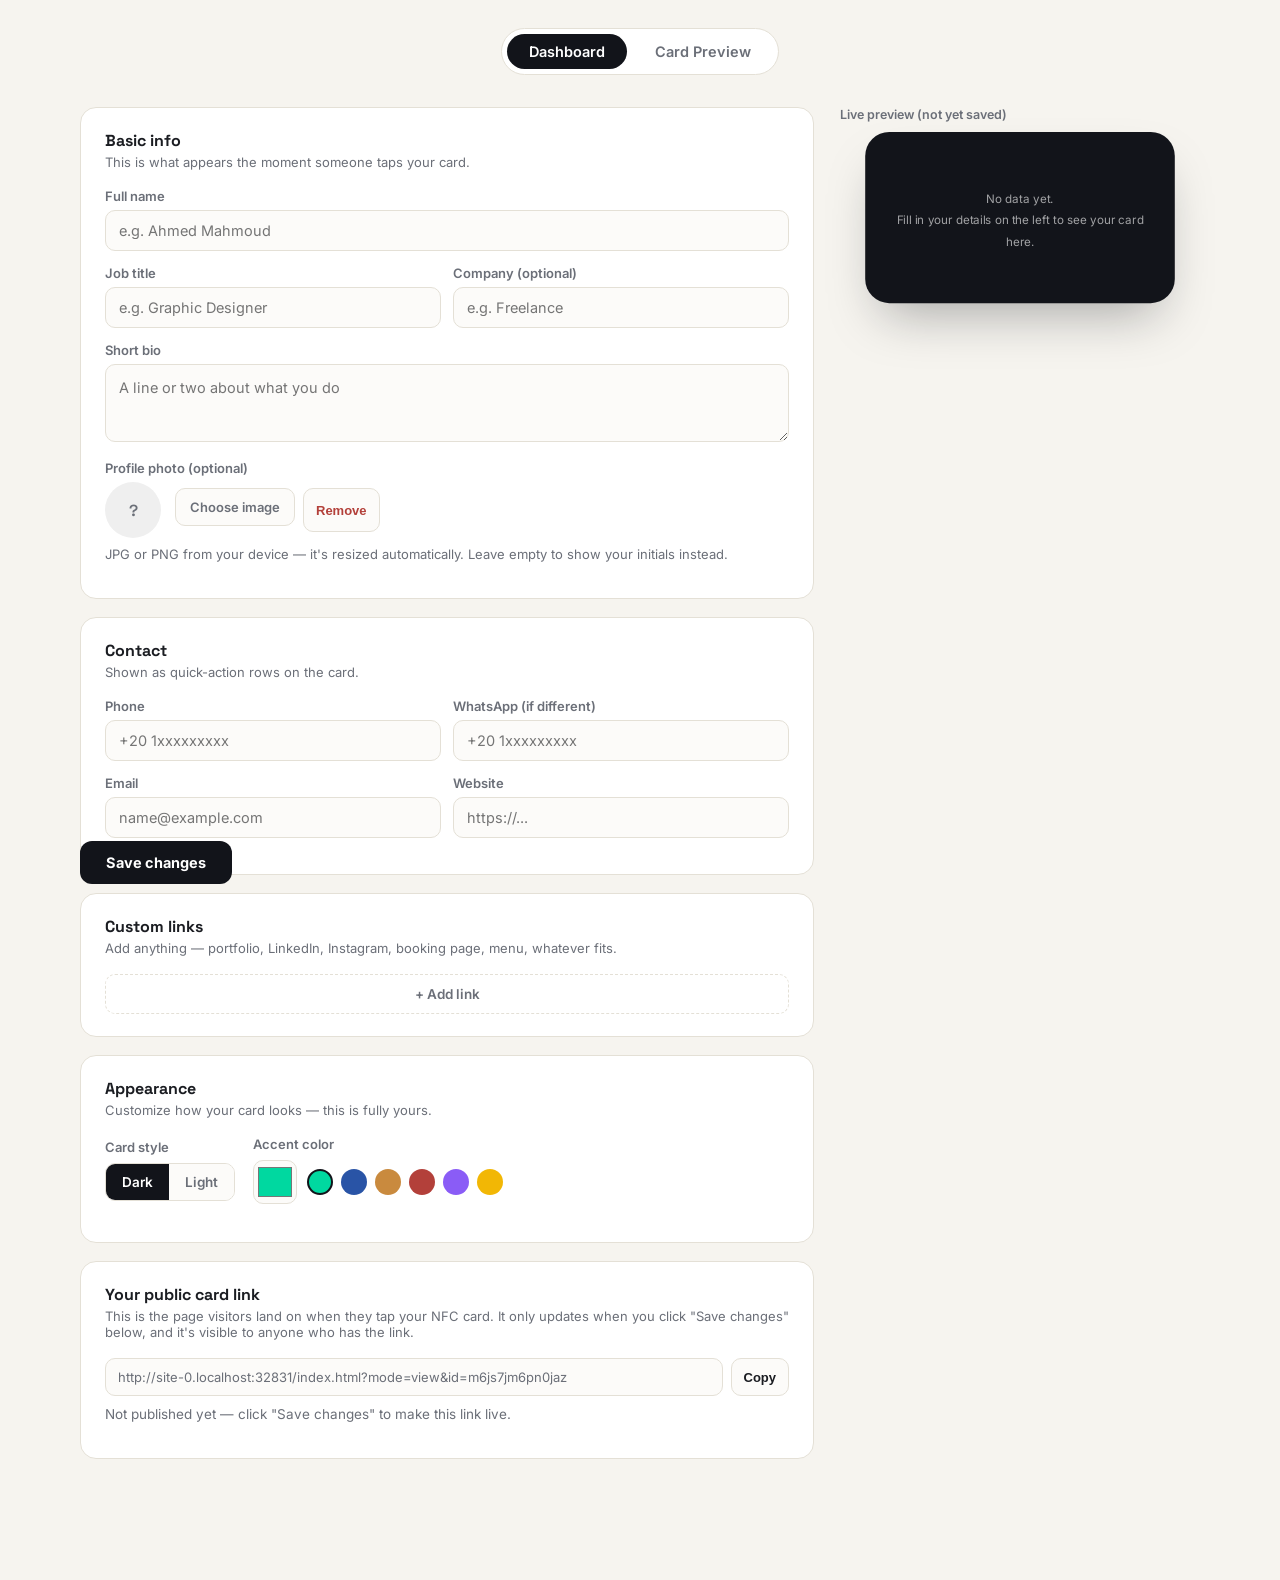
<file: index.html>
<!DOCTYPE html>
<html lang="en">
<head>
<meta charset="UTF-8">
<meta name="viewport" content="width=device-width, initial-scale=1.0">
<title>NFC Card — Dashboard</title>
<link rel="preconnect" href="https://fonts.googleapis.com">
<link href="https://fonts.googleapis.com/css2?family=Space+Grotesk:wght@500;600;700&family=Inter:wght@400;500;600;700&display=swap" rel="stylesheet">
<style>
  :root{
    --paper:#F6F4EF;
    --paper-surface:#FFFFFF;
    --paper-line:#E4E0D6;
    --text:#1B1D22;
    --text-dim:#6B6F78;
    --accent:#00D8A0;
    --radius:16px;
  }
  *{box-sizing:border-box;}
  html,body{margin:0;padding:0;}
  body{background:var(--paper);color:var(--text);font-family:'Inter',sans-serif;min-height:100vh;}
  .display{font-family:'Space Grotesk','Inter',sans-serif;}

  .app-shell{max-width:1160px;margin:0 auto;padding:28px 20px 60px;}

  .top-tabs{display:flex;gap:6px;background:var(--paper-surface);border:1px solid var(--paper-line);
    padding:5px;border-radius:999px;width:fit-content;margin:0 auto 32px;}
  .top-tabs button{border:none;background:transparent;padding:9px 22px;border-radius:999px;
    font-family:inherit;font-size:14.5px;font-weight:600;color:var(--text-dim);cursor:pointer;
    transition:background .18s ease,color .18s ease;}
  .top-tabs button.active{background:#12141A;color:#fff;}

  .view{display:none;}
  #view-card.active{display:flex;justify-content:center;}
  #view-dash.active{display:grid;grid-template-columns:1fr 360px;gap:26px;align-items:start;}
  @media(max-width:860px){#view-dash.active{grid-template-columns:1fr;}}

  /* ---------- FORM PANELS ---------- */
  .panel{background:var(--paper-surface);border:1px solid var(--paper-line);border-radius:var(--radius);
    padding:22px 24px;margin-bottom:18px;}
  .panel-head{display:flex;align-items:center;justify-content:space-between;margin-bottom:4px;}
  .panel h3{font-family:'Space Grotesk';font-size:16px;margin:0 0 3px;}
  .panel .hint{font-size:13px;color:var(--text-dim);margin:0 0 18px;}

  .field{margin-bottom:14px;}
  .field label{display:block;font-size:13px;font-weight:600;color:var(--text-dim);margin-bottom:6px;}
  .field input,.field textarea,.field select{width:100%;border:1px solid var(--paper-line);border-radius:10px;
    padding:11px 13px;font-family:inherit;font-size:14.5px;color:var(--text);background:#FCFBF9;}
  .field input:focus,.field textarea:focus,.field select:focus{outline:2px solid var(--accent);outline-offset:1px;}
  .field textarea{resize:vertical;min-height:78px;line-height:1.6;}
  .two-col{display:grid;grid-template-columns:1fr 1fr;gap:12px;}
  @media(max-width:520px){.two-col{grid-template-columns:1fr;}}

  /* avatar upload */
  .avatar-upload-row{display:flex;align-items:center;gap:14px;flex-wrap:wrap;}
  .avatar-thumb{width:56px;height:56px;border-radius:50%;background-color:#12141A11;background-size:cover;
    background-position:center;display:flex;align-items:center;justify-content:center;font-family:'Space Grotesk';
    font-weight:600;font-size:16px;color:var(--text-dim);flex-shrink:0;}
  .avatar-upload-actions{display:flex;gap:8px;flex-wrap:wrap;}
  .btn-file{display:inline-block;border:1px solid var(--paper-line);background:#FCFBF9;border-radius:10px;
    padding:10px 14px;font-family:inherit;font-size:13px;font-weight:600;color:var(--text);cursor:pointer;}
  .btn-file:hover{border-color:#12141A;}

  /* theme controls */
  .theme-row{display:flex;gap:18px;align-items:center;flex-wrap:wrap;}
  .swatch-input{display:flex;align-items:center;gap:10px;}
  .swatch-input input[type=color]{width:44px;height:44px;border:1px solid var(--paper-line);border-radius:10px;
    padding:2px;background:#FCFBF9;cursor:pointer;}
  .mode-toggle{display:flex;border:1px solid var(--paper-line);border-radius:10px;overflow:hidden;}
  .mode-toggle button{border:none;background:#FCFBF9;padding:10px 16px;font-family:inherit;font-size:13.5px;
    font-weight:600;color:var(--text-dim);cursor:pointer;}
  .mode-toggle button.active{background:#12141A;color:#fff;}
  .preset-swatches{display:flex;gap:8px;}
  .preset-swatch{width:26px;height:26px;border-radius:50%;border:2px solid transparent;cursor:pointer;}
  .preset-swatch.selected{border-color:#12141A;}

  /* dynamic link rows */
  .link-row{display:grid;grid-template-columns:1fr 1.4fr auto;gap:8px;margin-bottom:10px;align-items:center;}
  @media(max-width:520px){.link-row{grid-template-columns:1fr;}}
  .link-row input{width:100%;border:1px solid var(--paper-line);border-radius:10px;padding:10px 12px;
    font-family:inherit;font-size:14px;background:#FCFBF9;}
  .icon-btn{border:1px solid var(--paper-line);background:#FCFBF9;border-radius:10px;padding:10px 12px;
    cursor:pointer;font-size:13px;color:#B3403A;font-weight:600;}
  .add-link-btn{border:1px dashed var(--paper-line);background:transparent;border-radius:10px;
    padding:11px;width:100%;font-family:inherit;font-size:13.5px;font-weight:600;color:var(--text-dim);cursor:pointer;}
  .add-link-btn:hover{border-color:#12141A;color:#12141A;}

  /* share link panel */
  .share-link-row{display:flex;gap:8px;}
  .share-link-row input{flex:1;border:1px solid var(--paper-line);border-radius:10px;padding:10px 12px;
    font-family:inherit;font-size:13px;background:#FCFBF9;color:var(--text-dim);}
  .share-link-row .icon-btn{color:var(--text);white-space:nowrap;}

  .save-bar{display:flex;align-items:center;gap:12px;position:sticky;bottom:16px;}
  .btn-primary{background:#12141A;color:#fff;border:none;padding:13px 26px;border-radius:12px;
    font-family:inherit;font-size:14.5px;font-weight:700;cursor:pointer;}
  .btn-primary:disabled{opacity:.6;cursor:default;}
  .status-msg{font-size:13.5px;color:var(--text-dim);}
  .status-msg.ok{color:#0E8F63;font-weight:600;}
  .status-msg.warn{color:#B3403A;font-weight:600;}

  .preview-wrap{position:sticky;top:20px;}
  .preview-label{font-size:12.5px;font-weight:600;color:var(--text-dim);margin-bottom:10px;}
  .preview-shell{transform:scale(0.86);transform-origin:top center;}

  /* ---------- CARD (rendered, theme-driven) ---------- */
  .phone-frame{width:100%;max-width:400px;border-radius:28px;padding:36px 26px 30px;position:relative;
    overflow:hidden;box-shadow:0 30px 60px -20px rgba(18,20,26,0.35);}
  .phone-frame.mode-dark{background:#12141A;color:#fff;}
  .phone-frame.mode-light{background:#FFFFFF;color:#1B1D22;border:1px solid #E4E0D6;}

  .signal-row{display:flex;align-items:center;gap:8px;font-size:12.5px;font-weight:600;margin-bottom:28px;
    opacity:0;animation:fadein .5s ease forwards .15s;}
  .signal-dot{width:7px;height:7px;border-radius:50%;animation:pulse 1.8s ease-out 1;}
  @keyframes pulse{0%{box-shadow:0 0 0 0 rgba(0,0,0,0.35);}100%{box-shadow:0 0 0 14px rgba(0,0,0,0);}}
  @keyframes fadein{to{opacity:1;}}

  .avatar{width:76px;height:76px;border-radius:50%;display:flex;align-items:center;justify-content:center;
    font-family:'Space Grotesk';font-size:26px;font-weight:600;margin-bottom:18px;background-size:cover;
    background-position:center;}
  .id-name{font-size:26px;font-weight:700;line-height:1.25;margin:0 0 4px;font-family:'Space Grotesk',sans-serif;}
  .id-role{font-size:15px;margin:0 0 22px;opacity:.65;}
  .id-bio{font-size:14.5px;line-height:1.7;margin:0 0 26px;opacity:.85;}

  .contact-list{display:flex;flex-direction:column;gap:10px;margin-bottom:20px;}
  .contact-row{display:flex;align-items:center;justify-content:space-between;gap:10px;border-radius:12px;
    padding:13px 16px;text-decoration:none;}
  .phone-frame.mode-dark .contact-row{background:#1C1F27;border:1px solid rgba(255,255,255,0.09);color:#fff;}
  .phone-frame.mode-light .contact-row{background:#F6F4EF;border:1px solid #E4E0D6;color:#1B1D22;}
  .contact-row .label{font-size:12px;opacity:.6;}
  .contact-row .value{font-size:14.5px;font-weight:600;}
  .contact-row .cr-left{display:flex;flex-direction:column;gap:2px;}
  .contact-row .go{font-size:13px;font-weight:600;}

  .social-row{display:flex;flex-wrap:wrap;gap:8px;margin-bottom:26px;}
  .social-pill{padding:8px 14px;border-radius:999px;font-size:13px;font-weight:500;text-decoration:none;}
  .phone-frame.mode-dark .social-pill{border:1px solid rgba(255,255,255,0.09);color:#fff;}
  .phone-frame.mode-light .social-pill{border:1px solid #E4E0D6;color:#1B1D22;}

  .save-btn{display:block;width:100%;text-align:center;color:#12141A;border:none;padding:15px;border-radius:12px;
    font-family:inherit;font-size:15px;font-weight:700;cursor:pointer;}
  .empty-note{opacity:.6;font-size:13.5px;line-height:1.8;text-align:center;padding:30px 6px;}

  /* ---------- VISITOR (public) PAGE ---------- */
  .visitor-page{max-width:460px;margin:0 auto;padding:48px 20px 60px;}
  .visitor-footer{text-align:center;font-size:12px;color:var(--text-dim);margin-top:18px;}
</style>
</head>
<body>

<!-- ================= DASHBOARD (owner-only) ================= -->
<div class="app-shell" id="dashboard-root">
  <div class="top-tabs">
    <button id="tab-dash" class="active">Dashboard</button>
    <button id="tab-card">Card Preview</button>
  </div>

  <!-- DASHBOARD -->
  <div id="view-dash" class="view active">
    <div>
      <div class="panel">
        <h3>Basic info</h3>
        <p class="hint">This is what appears the moment someone taps your card.</p>
        <div class="field"><label>Full name</label><input id="f-name" placeholder="e.g. Ahmed Mahmoud"></div>
        <div class="two-col">
          <div class="field"><label>Job title</label><input id="f-title" placeholder="e.g. Graphic Designer"></div>
          <div class="field"><label>Company (optional)</label><input id="f-company" placeholder="e.g. Freelance"></div>
        </div>
        <div class="field"><label>Short bio</label><textarea id="f-bio" placeholder="A line or two about what you do"></textarea></div>
        <div class="field">
          <label>Profile photo (optional)</label>
          <div class="avatar-upload-row">
            <div class="avatar-thumb" id="avatar-thumb"></div>
            <div class="avatar-upload-actions">
              <label class="btn-file" for="f-avatar-file">Choose image</label>
              <input type="file" id="f-avatar-file" accept="image/*" hidden>
              <button type="button" class="icon-btn" id="btn-remove-avatar">Remove</button>
            </div>
          </div>
          <p class="hint" style="margin:8px 0 0;">JPG or PNG from your device — it's resized automatically. Leave empty to show your initials instead.</p>
        </div>
      </div>

      <div class="panel">
        <h3>Contact</h3>
        <p class="hint">Shown as quick-action rows on the card.</p>
        <div class="two-col">
          <div class="field"><label>Phone</label><input id="f-phone" placeholder="+20 1xxxxxxxxx"></div>
          <div class="field"><label>WhatsApp (if different)</label><input id="f-whatsapp" placeholder="+20 1xxxxxxxxx"></div>
        </div>
        <div class="two-col">
          <div class="field"><label>Email</label><input id="f-email" placeholder="name@example.com"></div>
          <div class="field"><label>Website</label><input id="f-website" placeholder="https://..."></div>
        </div>
      </div>

      <div class="panel">
        <h3>Custom links</h3>
        <p class="hint">Add anything — portfolio, LinkedIn, Instagram, booking page, menu, whatever fits.</p>
        <div id="links-container"></div>
        <button class="add-link-btn" id="btn-add-link">+ Add link</button>
      </div>

      <div class="panel">
        <h3>Appearance</h3>
        <p class="hint">Customize how your card looks — this is fully yours.</p>
        <div class="theme-row" style="margin-bottom:16px;">
          <div>
            <label style="display:block;font-size:13px;font-weight:600;color:var(--text-dim);margin-bottom:8px;">Card style</label>
            <div class="mode-toggle">
              <button id="mode-dark" class="active">Dark</button>
              <button id="mode-light">Light</button>
            </div>
          </div>
          <div>
            <label style="display:block;font-size:13px;font-weight:600;color:var(--text-dim);margin-bottom:8px;">Accent color</label>
            <div class="swatch-input">
              <input type="color" id="f-accent" value="#00D8A0">
              <div class="preset-swatches" id="preset-swatches"></div>
            </div>
          </div>
        </div>
      </div>

      <div class="panel" id="share-panel">
        <h3>Your public card link</h3>
        <p class="hint">This is the page visitors land on when they tap your NFC card. It only updates when you click "Save changes" below, and it's visible to anyone who has the link.</p>
        <div class="share-link-row">
          <input id="share-link-input" readonly>
          <button class="icon-btn" id="btn-copy-link">Copy</button>
        </div>
        <p class="status-msg" id="publish-status" style="margin-top:10px;"></p>
      </div>

      <div class="save-bar">
        <button class="btn-primary" id="btn-save">Save changes</button>
        <span class="status-msg" id="save-status"></span>
      </div>
    </div>

    <div class="preview-wrap">
      <div class="preview-label">Live preview (not yet saved)</div>
      <div class="preview-shell"><div class="phone-frame mode-dark" id="preview-card"></div></div>
    </div>
  </div>

  <!-- OWNER'S OWN FULL-SIZE PREVIEW -->
  <div id="view-card" class="view">
    <div class="phone-frame mode-dark" id="full-card"></div>
  </div>
</div>

<!-- ================= VISITOR (public) PAGE ================= -->
<div class="visitor-page" id="visitor-root" style="display:none;">
  <div class="phone-frame mode-dark" id="visitor-card"></div>
  <div class="visitor-footer">Digital business card</div>
</div>

<script>
const PERSONAL_PROFILE_KEY = 'profile:main';
const PERSONAL_SLUG_KEY = 'card:slug';
const PRESET_COLORS = ['#00D8A0','#2954A6','#C98A3E','#B3403A','#8A5CF6','#F2B705'];

const defaults = {
  name:'', title:'', company:'', bio:'', avatar:'',
  phone:'', whatsapp:'', email:'', website:'',
  theme:{ mode:'dark', accent:'#00D8A0' },
  links:[]
};
let profile = JSON.parse(JSON.stringify(defaults));
let slug = '';
let lastSavedJSON = '';
let isPublished = false;

const basicFields = ['name','title','company','bio','phone','whatsapp','email','website'];

function uid(){ return Math.random().toString(36).slice(2,9); }

function initials(name){
  if(!name || !name.trim()) return '?';
  const parts = name.trim().split(/\s+/);
  return (parts.length > 1 ? (parts[0][0] + parts[1][0]) : parts[0].slice(0,2)).toUpperCase();
}

function escapeHtml(s){
  return (s||'').replace(/[&<>"']/g, c => ({'&':'&amp;','<':'&lt;','>':'&gt;','"':'&quot;',"'":'&#39;'}[c]));
}

function buildVCard(p){
  const lines = ['BEGIN:VCARD','VERSION:3.0'];
  lines.push('FN:' + (p.name || ''));
  if(p.company) lines.push('ORG:' + p.company);
  if(p.title) lines.push('TITLE:' + p.title);
  if(p.phone) lines.push('TEL;TYPE=CELL:' + p.phone);
  if(p.email) lines.push('EMAIL:' + p.email);
  if(p.website) lines.push('URL:' + p.website);
  if(p.bio) lines.push('NOTE:' + p.bio.replace(/\n/g,' '));
  lines.push('END:VCARD');
  return lines.join('\n');
}

function downloadVCard(){
  const blob = new Blob([buildVCard(profile)], {type:'text/vcard'});
  const url = URL.createObjectURL(blob);
  const a = document.createElement('a');
  a.href = url;
  a.download = (profile.name || 'contact').trim().replace(/\s+/g,'_') + '.vcf';
  document.body.appendChild(a);
  a.click();
  a.remove();
  URL.revokeObjectURL(url);
}

function renderCard(p, container){
  const hasAnyContact = p.phone || p.whatsapp || p.email || p.website;
  const validLinks = (p.links||[]).filter(l => l.label && l.url);

  container.className = 'phone-frame ' + (p.theme.mode === 'light' ? 'mode-light' : 'mode-dark');

  if(!p.name && !p.title && !hasAnyContact && validLinks.length === 0){
    container.innerHTML = `<div class="empty-note">No data yet.<br>Fill in your details on the left to see your card here.</div>`;
    return;
  }

  const accent = p.theme.accent || '#00D8A0';

  let contactRows = '';
  if(p.phone) contactRows += `<a class="contact-row" href="tel:${escapeHtml(p.phone)}"><span class="cr-left"><span class="label">Phone</span><span class="value">${escapeHtml(p.phone)}</span></span><span class="go" style="color:${accent}">Call</span></a>`;
  if(p.whatsapp) contactRows += `<a class="contact-row" href="https://wa.me/${escapeHtml(p.whatsapp.replace(/[^0-9]/g,''))}" target="_blank"><span class="cr-left"><span class="label">WhatsApp</span><span class="value">${escapeHtml(p.whatsapp)}</span></span><span class="go" style="color:${accent}">Message</span></a>`;
  if(p.email) contactRows += `<a class="contact-row" href="mailto:${escapeHtml(p.email)}"><span class="cr-left"><span class="label">Email</span><span class="value">${escapeHtml(p.email)}</span></span><span class="go" style="color:${accent}">Send</span></a>`;
  if(p.website) contactRows += `<a class="contact-row" href="${escapeHtml(p.website)}" target="_blank"><span class="cr-left"><span class="label">Website</span><span class="value">${escapeHtml(p.website.replace(/^https?:\/\//,''))}</span></span><span class="go" style="color:${accent}">Open</span></a>`;

  let linkPills = '';
  validLinks.forEach(l => {
    linkPills += `<a class="social-pill" href="${escapeHtml(l.url)}" target="_blank">${escapeHtml(l.label)}</a>`;
  });

  const avatarInner = p.avatar
    ? `style="background-image:url('${escapeHtml(p.avatar)}');color:transparent;"`
    : `style="background:${accent}22;color:${accent};"`;

  container.innerHTML = `
    <div class="signal-row" style="color:${accent}"><span class="signal-dot" style="background:${accent}"></span><span>Connected via NFC</span></div>
    <div class="avatar" ${avatarInner}>${p.avatar ? '' : initials(p.name)}</div>
    <h1 class="id-name">${escapeHtml(p.name) || 'No name yet'}</h1>
    <p class="id-role">${[p.title, p.company].filter(Boolean).map(escapeHtml).join(' · ')}</p>
    ${p.bio ? `<p class="id-bio">${escapeHtml(p.bio)}</p>` : ''}
    ${contactRows ? `<div class="contact-list">${contactRows}</div>` : ''}
    ${linkPills ? `<div class="social-row">${linkPills}</div>` : ''}
    <button class="save-btn" style="background:${accent}" data-action="save-vcard">Save to contacts</button>
  `;

  const btn = container.querySelector('[data-action="save-vcard"]');
  if(btn) btn.addEventListener('click', downloadVCard);
}

/* ============================================================
   VISITOR (public) PAGE — read-only, loaded by ?mode=view&id=SLUG
   ============================================================ */
async function initVisitorPage(viewSlug){
  const card = document.getElementById('visitor-card');
  card.innerHTML = `<div class="empty-note">Loading card…</div>`;
  try{
    const res = await window.storage.get('public:' + viewSlug, true);
    if(!res || !res.value){
      card.innerHTML = `<div class="empty-note">This card hasn't been published yet.<br>Ask the owner to save their changes, or double-check the link.</div>`;
      return;
    }
    const publicProfile = JSON.parse(res.value);
    renderCard(publicProfile, card);
  }catch(e){
    card.innerHTML = `<div class="empty-note">Couldn't load this card right now.<br>Please try again in a moment.</div>`;
  }
}

/* ============================================================
   OWNER DASHBOARD
   ============================================================ */
function renderAll(){
  renderCard(profile, document.getElementById('preview-card'));
  renderCard(profile, document.getElementById('full-card'));
}

function renderLinkRows(){
  const wrap = document.getElementById('links-container');
  wrap.innerHTML = '';
  profile.links.forEach(link => {
    const row = document.createElement('div');
    row.className = 'link-row';
    row.innerHTML = `
      <input placeholder="Label (e.g. Portfolio)" value="${escapeHtml(link.label)}" data-id="${link.id}" data-field="label">
      <input placeholder="https://..." value="${escapeHtml(link.url)}" data-id="${link.id}" data-field="url">
      <button class="icon-btn" data-id="${link.id}" data-action="remove">Remove</button>
    `;
    wrap.appendChild(row);
  });
  wrap.querySelectorAll('input').forEach(inp => {
    inp.addEventListener('input', () => {
      const link = profile.links.find(l => l.id === inp.dataset.id);
      if(link) link[inp.dataset.field] = inp.value;
      renderCard(profile, document.getElementById('preview-card'));
      markDirty();
    });
  });
  wrap.querySelectorAll('[data-action="remove"]').forEach(btn => {
    btn.addEventListener('click', () => {
      profile.links = profile.links.filter(l => l.id !== btn.dataset.id);
      renderLinkRows();
      renderCard(profile, document.getElementById('preview-card'));
      markDirty();
    });
  });
}

function renderPresetSwatches(){
  const wrap = document.getElementById('preset-swatches');
  wrap.innerHTML = '';
  PRESET_COLORS.forEach(color => {
    const sw = document.createElement('div');
    sw.className = 'preset-swatch' + (profile.theme.accent.toLowerCase() === color.toLowerCase() ? ' selected' : '');
    sw.style.background = color;
    sw.addEventListener('click', () => {
      profile.theme.accent = color;
      document.getElementById('f-accent').value = color;
      renderPresetSwatches();
      renderCard(profile, document.getElementById('preview-card'));
      markDirty();
    });
    wrap.appendChild(sw);
  });
}

function updateAvatarThumb(){
  const el = document.getElementById('avatar-thumb');
  if(profile.avatar){
    el.style.backgroundImage = `url('${profile.avatar}')`;
    el.textContent = '';
  } else {
    el.style.backgroundImage = '';
    el.textContent = initials(profile.name);
  }
}

function resizeImageFile(file, maxDim, quality){
  maxDim = maxDim || 360;
  quality = quality || 0.85;
  return new Promise((resolve, reject) => {
    const reader = new FileReader();
    reader.onload = (e) => {
      const img = new Image();
      img.onload = () => {
        let w = img.width, h = img.height;
        if(w > h){ if(w > maxDim){ h = Math.round(h * maxDim / w); w = maxDim; } }
        else { if(h > maxDim){ w = Math.round(w * maxDim / h); h = maxDim; } }
        const canvas = document.createElement('canvas');
        canvas.width = w; canvas.height = h;
        canvas.getContext('2d').drawImage(img, 0, 0, w, h);
        resolve(canvas.toDataURL('image/jpeg', quality));
      };
      img.onerror = () => reject(new Error('Could not read image'));
      img.src = e.target.result;
    };
    reader.onerror = () => reject(new Error('Could not read file'));
    reader.readAsDataURL(file);
  });
}

function loadFormFromProfile(){
  basicFields.forEach(f => {
    const el = document.getElementById('f-' + f);
    if(el) el.value = profile[f] || '';
  });
  document.getElementById('f-accent').value = profile.theme.accent;
  updateAvatarThumb();
  setMode(profile.theme.mode, false);
  renderLinkRows();
  renderPresetSwatches();
}

function bindFormEvents(){
  basicFields.forEach(f => {
    const el = document.getElementById('f-' + f);
    if(!el) return;
    el.addEventListener('input', () => {
      profile[f] = el.value;
      if(f === 'name' && !profile.avatar) updateAvatarThumb();
      renderCard(profile, document.getElementById('preview-card'));
      markDirty();
    });
  });
  document.getElementById('f-accent').addEventListener('input', (e) => {
    profile.theme.accent = e.target.value;
    renderPresetSwatches();
    renderCard(profile, document.getElementById('preview-card'));
    markDirty();
  });

  document.getElementById('f-avatar-file').addEventListener('change', async (e) => {
    const file = e.target.files[0];
    e.target.value = '';
    if(!file) return;
    if(!file.type.startsWith('image/')){
      alert('Please choose an image file (JPG or PNG).');
      return;
    }
    if(file.size > 8 * 1024 * 1024){
      alert('That image is too large. Please choose a file under 8MB.');
      return;
    }
    try{
      profile.avatar = await resizeImageFile(file);
      updateAvatarThumb();
      renderCard(profile, document.getElementById('preview-card'));
      markDirty();
    }catch(err){
      alert('Could not read that image. Please try a different file.');
    }
  });

  document.getElementById('btn-remove-avatar').addEventListener('click', () => {
    profile.avatar = '';
    updateAvatarThumb();
    renderCard(profile, document.getElementById('preview-card'));
    markDirty();
  });
}

function setMode(mode, rerender){
  if(rerender === undefined) rerender = true;
  profile.theme.mode = mode;
  document.getElementById('mode-dark').classList.toggle('active', mode==='dark');
  document.getElementById('mode-light').classList.toggle('active', mode==='light');
  if(rerender){
    renderCard(profile, document.getElementById('preview-card'));
    markDirty();
  }
}

function isDirty(){
  return JSON.stringify(profile) !== lastSavedJSON;
}

function markDirty(){
  const status = document.getElementById('save-status');
  if(isDirty()){
    status.textContent = 'Unsaved changes';
    status.classList.remove('ok');
    status.classList.remove('warn');
  } else {
    status.textContent = '';
    status.classList.remove('ok');
    status.classList.remove('warn');
  }
}

function buildViewUrl(theSlug){
  const url = new URL(location.href);
  url.search = '?mode=view&id=' + encodeURIComponent(theSlug);
  url.hash = '';
  return url.toString();
}

function updatePublishStatus(){
  const el = document.getElementById('publish-status');
  el.textContent = isPublished
    ? 'Published — this link shows your latest saved card.'
    : 'Not published yet — click "Save changes" to make this link live.';
}

async function ensureSlug(){
  try{
    const res = await window.storage.get(PERSONAL_SLUG_KEY, false);
    if(res && res.value) return res.value;
  }catch(e){ /* none saved yet */ }
  const newSlug = uid() + uid();
  try{
    await window.storage.set(PERSONAL_SLUG_KEY, newSlug, false);
  }catch(e){ /* will retry generating one next load if this failed */ }
  return newSlug;
}

async function checkPublished(){
  try{
    const res = await window.storage.get('public:' + slug, true);
    isPublished = !!(res && res.value);
  }catch(e){
    isPublished = false;
  }
  updatePublishStatus();
}

async function loadProfile(){
  try{
    const result = await window.storage.get(PERSONAL_PROFILE_KEY, false);
    if(result && result.value){
      const saved = JSON.parse(result.value);
      profile = { ...defaults, ...saved, theme:{...defaults.theme, ...(saved.theme||{})}, links: saved.links || [] };
    }
  }catch(e){
    // no saved data yet, keep defaults
  }
  lastSavedJSON = JSON.stringify(profile);
  loadFormFromProfile();
  renderAll();
}

async function saveProfile(){
  const btn = document.getElementById('btn-save');
  const status = document.getElementById('save-status');
  btn.disabled = true;
  status.textContent = 'Saving...';
  status.classList.remove('ok','warn');
  try{
    await window.storage.set(PERSONAL_PROFILE_KEY, JSON.stringify(profile), false);
    await window.storage.set('public:' + slug, JSON.stringify(profile), true);
    lastSavedJSON = JSON.stringify(profile);
    isPublished = true;
    updatePublishStatus();
    status.textContent = 'Saved ✓ — your card is live';
    status.classList.add('ok');
    renderCard(profile, document.getElementById('full-card'));
  }catch(e){
    status.textContent = 'Save failed — please try again.';
    status.classList.add('warn');
  }finally{
    btn.disabled = false;
    setTimeout(() => {
      if(!isDirty()){
        status.textContent = '';
        status.classList.remove('ok','warn');
      }
    }, 2500);
  }
}

function bindTabs(){
  const tabDash = document.getElementById('tab-dash');
  const tabCard = document.getElementById('tab-card');
  const viewDash = document.getElementById('view-dash');
  const viewCard = document.getElementById('view-card');
  tabDash.addEventListener('click', () => {
    tabDash.classList.add('active'); tabCard.classList.remove('active');
    viewDash.classList.add('active'); viewCard.classList.remove('active');
  });
  tabCard.addEventListener('click', () => {
    tabCard.classList.add('active'); tabDash.classList.remove('active');
    viewCard.classList.add('active'); viewDash.classList.remove('active');
    renderCard(profile, document.getElementById('full-card'));
  });
}

function bindCopyLink(){
  document.getElementById('btn-copy-link').addEventListener('click', async () => {
    const input = document.getElementById('share-link-input');
    try{
      await navigator.clipboard.writeText(input.value);
    }catch(e){
      input.select();
      document.execCommand('copy');
    }
    const btn = document.getElementById('btn-copy-link');
    const original = btn.textContent;
    btn.textContent = 'Copied!';
    setTimeout(() => { btn.textContent = original; }, 1600);
  });
}

async function initDashboard(){
  bindFormEvents();
  bindTabs();
  bindCopyLink();
  document.getElementById('mode-dark').addEventListener('click', () => setMode('dark'));
  document.getElementById('mode-light').addEventListener('click', () => setMode('light'));
  document.getElementById('btn-add-link').addEventListener('click', () => {
    profile.links.push({ id: uid(), label:'', url:'' });
    renderLinkRows();
    markDirty();
  });
  document.getElementById('btn-save').addEventListener('click', saveProfile);

  slug = await ensureSlug();
  document.getElementById('share-link-input').value = buildViewUrl(slug);
  await loadProfile();
  await checkPublished();

  window.addEventListener('beforeunload', (e) => {
    if(isDirty()){
      e.preventDefault();
      e.returnValue = '';
    }
  });
}

/* ============================================================
   ROUTING — decide which page to show
   ============================================================ */
(function start(){
  const params = new URLSearchParams(location.search);
  const viewSlug = params.get('id');
  const isVisitor = params.get('mode') === 'view' && !!viewSlug;

  if(isVisitor){
    document.getElementById('dashboard-root').style.display = 'none';
    document.getElementById('visitor-root').style.display = 'block';
    initVisitorPage(viewSlug);
  } else {
    document.getElementById('visitor-root').style.display = 'none';
    initDashboard();
  }
})();
</script>
</body>
</html>
</file>
